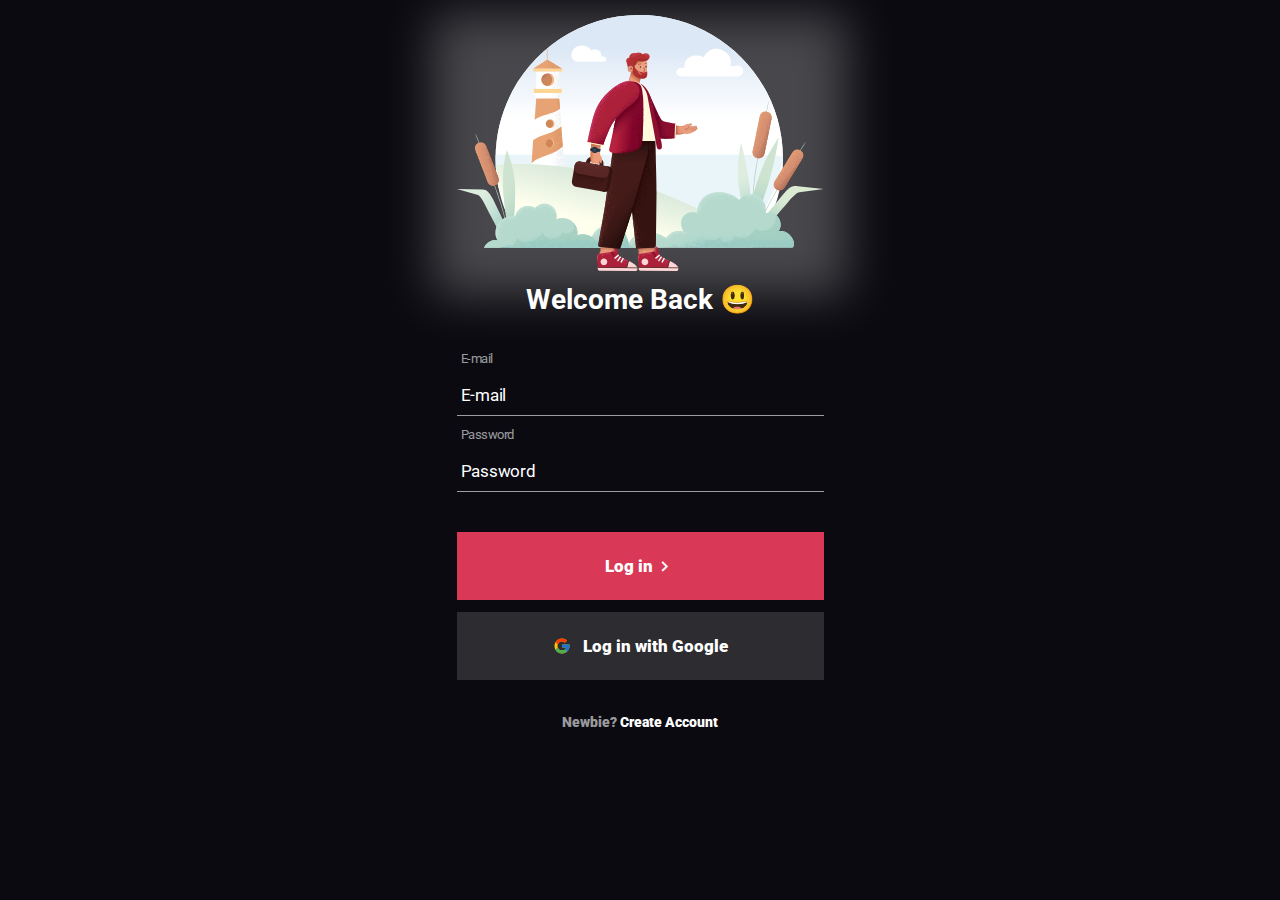
<file: index.html>
<!DOCTYPE html>
<html lang="pt-br">
  <head>
    <meta charset="UTF-8" />
    <meta name="viewport" content="width=device-width, initial-scale=1.0" />
    <link rel="preconnect" href="https://fonts.googleapis.com" />
    <link rel="preconnect" href="https://fonts.gstatic.com" crossorigin />
    <link
      href="https://fonts.googleapis.com/css2?family=Roboto:wght@400;700;900&display=swap"
      rel="stylesheet"
    />
    <link
      href="https://unpkg.com/boxicons@2.1.4/css/boxicons.min.css"
      rel="stylesheet"
    />
    <link rel="stylesheet" href="style.css" />
    <title>Login App</title>
  </head>

  <body>
    <main>
      <div class="blur"></div>
      <img src="./imagens/login-img.svg" alt="homem com uma mala" />
      <h1>Welcome Back 😃</h1>
      <div class="container-inputs">
        <label>E-mail</label>
        <input placeholder="E-mail" type="email" />
        <label>Password</label>
        <input placeholder="Password" type="password" />
      </div>
      <button class="btn-login">
        Log in <i class="bx bx-chevron-right"></i>
      </button>
      <button class="btn-google">
        <img src="./imagens/icon-google.svg" alt="Logo do Google" />
        Log in with Google
      </button>
      <div class="container-link">
        <a href="./signup.html">Newbie? <span>Create Account</span></a>
      </div>
    </main>
  </body>
</html>
</file>
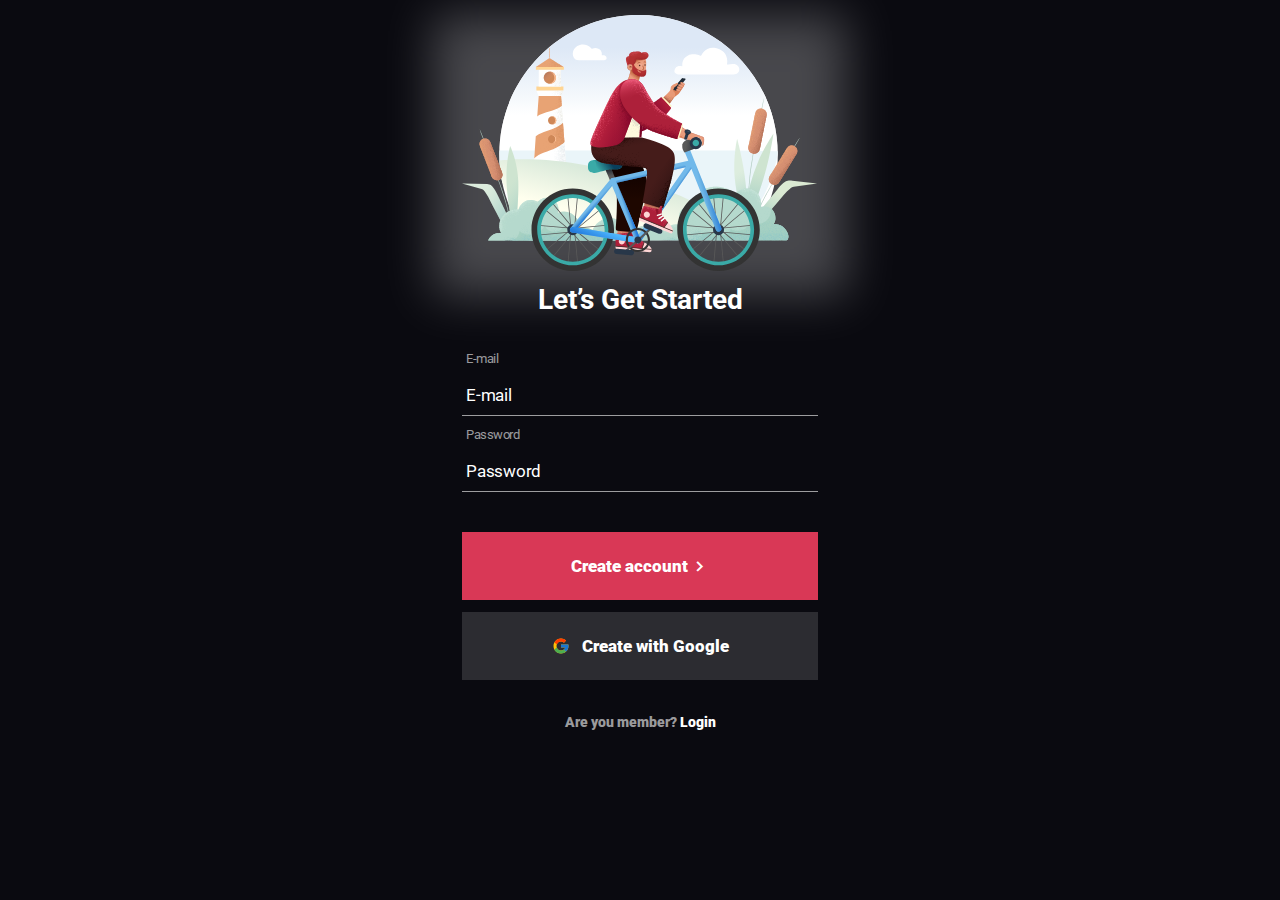
<file: signup.html>
<!DOCTYPE html>
<html lang="pt-br">
  <head>
    <meta charset="UTF-8" />
    <meta name="viewport" content="width=device-width, initial-scale=1.0" />
    <link rel="preconnect" href="https://fonts.googleapis.com" />
    <link rel="preconnect" href="https://fonts.gstatic.com" crossorigin />
    <link
      href="https://fonts.googleapis.com/css2?family=Roboto:wght@400;700;900&display=swap"
      rel="stylesheet"
    />
    <link
      href="https://unpkg.com/boxicons@2.1.4/css/boxicons.min.css"
      rel="stylesheet"
    />
    <link rel="stylesheet" href="style.css" />
    <title>Login App</title>
  </head>

  <body>
    <main>
      <div class="blur"></div>
      <img src="./imagens/singup-img.svg" alt="homem andando de bicicleta" />
      <h1>Let’s Get Started</h1>
      <div class="container-inputs">
        <label>E-mail</label>
        <input placeholder="E-mail" type="email" />
        <label>Password</label>
        <input placeholder="Password" type="password" />
      </div>
      <button class="btn-login">
        Create account <i class="bx bx-chevron-right"></i>
      </button>
      <button class="btn-google">
        <img src="./imagens/icon-google.svg" alt="Logo do Google" />
        Create with Google
      </button>
      <div class="container-link">
        <a href="./index.html">Are you member? <span> Login </span></a>
      </div>
    </main>
  </body>
</html>
</file>
<file: style.css>
* {
  margin: 0;
  padding: 0;
  box-sizing: border-box;
  font-family: "Roboto", sans-serif;
}
body {
  display: flex;
  justify-content: center;
  background-color: #0a0a10;
}
main {
  display: flex;
  flex-direction: column;
  align-items: center;
  padding: 15px 0;
  max-width: 414px;
  min-height: 100vh;
  gap: 12px;
  position: relative;
}
.blur {
  width: 414px;
  height: 280px;
  background: #fff;
  position: absolute;
  z-index: -1;
  background: #ffffff;
  opacity: 0.25;
  filter: blur(24px);
}
h1 {
  font-weight: 700;
  font-size: 28px;
  line-height: 33px;
  text-align: center;
  color: #ffffff;
}
.container-inputs {
  margin-top: 20px;
  display: flex;
  flex-direction: column;
  width: 100%;
}
label {
  font-weight: 400;
  font-size: 13px;
  line-height: 22px;
  letter-spacing: -0.488px;
  color: rgba(255, 255, 255, 0.6);
  margin-bottom: 4px;
  margin-left: 4px;
}
input {
  width: 100%;
  height: 42px;
  margin-bottom: 8px;
  background: transparent;
  outline: none;
  border: none;
  border-bottom: 1px solid rgba(255, 255, 255, 0.6);
  font-weight: 400;
  font-size: 17px;
  line-height: 20px;
  letter-spacing: -0.24px;
  color: #ffffff;
  padding-left: 4px;
}
input::placeholder {
  font-weight: 400;
  font-size: 17px;
  line-height: 20px;
  letter-spacing: -0.24px;
  color: #ffffff;
}
.btn-login {
  margin-top: 20px;
  width: 100%;
  height: 68px;
  background: #d93856;
  font-weight: 900;
  font-size: 17px;
  line-height: 2px;
  color: #ffffff;
  border: none;
  display: flex;
  align-items: center;
  justify-content: center;
  transition: 0.3s ease;
}
.btn-login:hover {
  cursor: pointer;
  opacity: 0.8;
}
.btn-login:active {
  opacity: 0.6;
}
i {
  font-weight: 900;
  font-size: 22px;
  line-height: 2px;
}
.btn-google {
  width: 100%;
  height: 68px;
  border: none;
  display: flex;
  align-items: center;
  justify-content: center;
  transition: 0.3s ease;
  background: rgba(255, 255, 255, 0.14);
  font-weight: 900;
  font-size: 17px;
  line-height: 2px;
  display: flex;
  align-items: center;
  color: #ffffff;
  gap: 12px;
}
.btn-google:hover {
  cursor: pointer;
  opacity: 0.8;
}
.btn-google:active {
  opacity: 0.6;
}
.container-link {
  margin-top: 20px;
  position: relative;
}
a {
  font-weight: 900;
  font-size: 14px;
  line-height: 16px;
  color: rgba(255, 255, 255, 0.6);
  text-decoration: none;
  }
a::after{
    content: "" ;
    width: 0;
    height: 2px;
    position: absolute;
    background: #d93856;
    bottom: 0;
    left: 0;
    transition: 0.3s ease;
}
a:hover::after{
    content: "" ;
    width: 100%;
    height: 2px;
    position: absolute;
    background: #d93856;
    bottom: 0;
    left: 0;
}
span{
    color: #ffffff;
}
</file>
